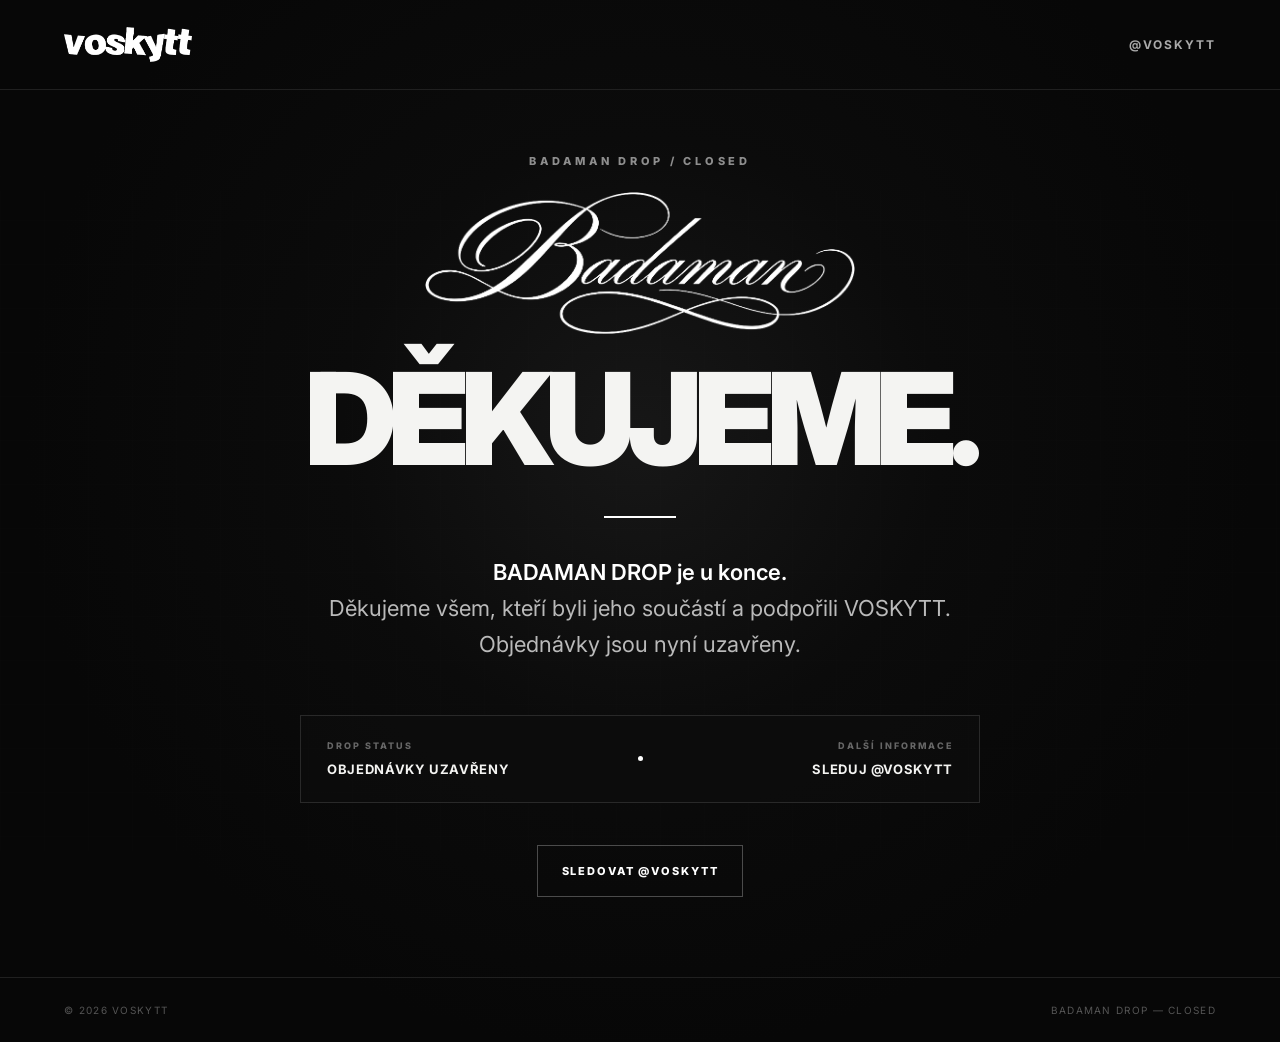
<file: index.html>
<!doctype html>
<html lang="cs">
<head>
  <meta charset="utf-8">
  <meta name="viewport" content="width=device-width,initial-scale=1,viewport-fit=cover">
  <meta name="theme-color" content="#070707">
  <meta name="description" content="BADAMAN DROP je u konce. Děkujeme všem, kteří byli součástí.">
  <meta property="og:title" content="VOSKYTT — BADAMAN DROP">
  <meta property="og:description" content="BADAMAN DROP je u konce. Děkujeme za podporu.">
  <meta property="og:image" content="https://voskytt.cz/assets/share-preview.jpg">
  <meta property="og:url" content="https://voskytt.cz/">
  <meta property="og:type" content="website">
  <meta name="twitter:card" content="summary_large_image">
  <title>VOSKYTT — BADAMAN DROP</title>
  <link rel="preconnect" href="https://fonts.googleapis.com">
  <link rel="preconnect" href="https://fonts.gstatic.com" crossorigin>
  <link href="https://fonts.googleapis.com/css2?family=Inter:wght@400;500;600;700;800;900&display=swap" rel="stylesheet">
  <style>
    *{box-sizing:border-box} html,body{margin:0;min-height:100%;background:#070707;color:#f4f4f2;font-family:Inter,Arial,sans-serif}
    body{min-height:100dvh;overflow-x:hidden}.page{min-height:100dvh;display:flex;flex-direction:column;position:relative;background:radial-gradient(circle at 50% 42%,#171717 0,#0b0b0b 34%,#070707 70%)}
    .page:before{content:"";position:absolute;inset:0;pointer-events:none;opacity:.18;background-image:linear-gradient(rgba(255,255,255,.025) 1px,transparent 1px),linear-gradient(90deg,rgba(255,255,255,.025) 1px,transparent 1px);background-size:44px 44px;mask-image:linear-gradient(to bottom,transparent,black 20%,black 80%,transparent)}
    header{height:90px;display:flex;align-items:center;justify-content:space-between;padding:0 clamp(24px,5vw,76px);position:relative;z-index:2;border-bottom:1px solid #202020}
    header img{display:block;width:128px;height:auto;filter:brightness(0) invert(1)}
    header a{color:#aaa;text-decoration:none;font-size:12px;font-weight:700;letter-spacing:.16em;text-transform:uppercase;transition:.2s}header a:hover{color:#fff}
    main{flex:1;display:grid;place-items:center;padding:64px 24px 80px;position:relative;z-index:1}.content{width:min(100%,1040px);text-align:center}
    .eyebrow{margin:0 0 24px;font-size:11px;font-weight:800;letter-spacing:.34em;color:#8e8e8e}.badaman{display:block;width:min(430px,72vw);max-height:150px;object-fit:contain;margin:0 auto 30px;filter:brightness(0) invert(1)}
    h1{margin:0;font-size:clamp(54px,10vw,138px);line-height:.86;letter-spacing:-.065em;font-weight:900}.line{width:72px;height:2px;background:#fff;margin:42px auto 36px}.lead{max-width:680px;margin:0 auto;font-size:clamp(17px,2vw,22px);line-height:1.65;color:#bababa}.lead strong{color:#fff;font-weight:600}
    .status{width:min(100%,680px);margin:52px auto 0;padding:24px 26px;border:1px solid #292929;background:rgba(12,12,12,.75);display:grid;grid-template-columns:1fr auto 1fr;align-items:center;gap:18px;text-align:left}.status-item:last-child{text-align:right}.status small{display:block;margin-bottom:7px;font-size:9px;font-weight:800;letter-spacing:.22em;color:#666}.status strong{font-size:13px;letter-spacing:.05em}.dot{width:5px;height:5px;background:#fff;border-radius:50%}
    .cta{margin-top:42px;display:inline-flex;align-items:center;justify-content:center;min-width:205px;height:52px;padding:0 24px;border:1px solid #4b4b4b;color:#fff;text-decoration:none;font-size:11px;font-weight:800;letter-spacing:.17em;transition:.25s}.cta:hover{background:#fff;color:#080808;border-color:#fff}
    footer{position:relative;z-index:2;display:flex;justify-content:space-between;align-items:center;gap:18px;padding:26px clamp(24px,5vw,76px);border-top:1px solid #202020;color:#555;font-size:10px;letter-spacing:.13em}footer a{color:#777;text-decoration:none}
    @media(max-width:650px){header{height:72px;padding:0 20px}header img{width:105px}main{padding:48px 20px 58px}.eyebrow{margin-bottom:20px}.badaman{margin-bottom:25px}h1{font-size:clamp(52px,18vw,78px)}.line{margin:32px auto 27px}.lead{font-size:16px;line-height:1.65}.status{margin-top:38px;padding:20px;grid-template-columns:1fr;gap:17px}.status-item:last-child{text-align:left}.dot{display:none}.cta{margin-top:30px;width:100%}footer{padding:22px 20px;flex-direction:column;align-items:flex-start;line-height:1.6}}
  </style>
</head>
<body>
<div class="page">
  <header>
    <img src="voskytt-logo.png" alt="VOSKYTT">
    <a href="https://www.instagram.com/voskytt/" target="_blank" rel="noopener">@VOSKYTT</a>
  </header>
  <main>
    <div class="content">
      <p class="eyebrow">BADAMAN DROP / CLOSED</p>
      <img class="badaman" src="badaman-logo.png" alt="Badaman">
      <h1>DĚKUJEME.</h1>
      <div class="line"></div>
      <p class="lead"><strong>BADAMAN DROP je u konce.</strong><br>Děkujeme všem, kteří byli jeho součástí a podpořili VOSKYTT. Objednávky jsou nyní uzavřeny.</p>
      <div class="status">
        <div class="status-item"><small>DROP STATUS</small><strong>OBJEDNÁVKY UZAVŘENY</strong></div>
        <span class="dot"></span>
        <div class="status-item"><small>DALŠÍ INFORMACE</small><strong>SLEDUJ @VOSKYTT</strong></div>
      </div>
      <a class="cta" href="https://www.instagram.com/voskytt/" target="_blank" rel="noopener">SLEDOVAT @VOSKYTT</a>
    </div>
  </main>
  <footer><span>© 2026 VOSKYTT</span><span>BADAMAN DROP — CLOSED</span></footer>
</div>
</body>
</html>
</file>
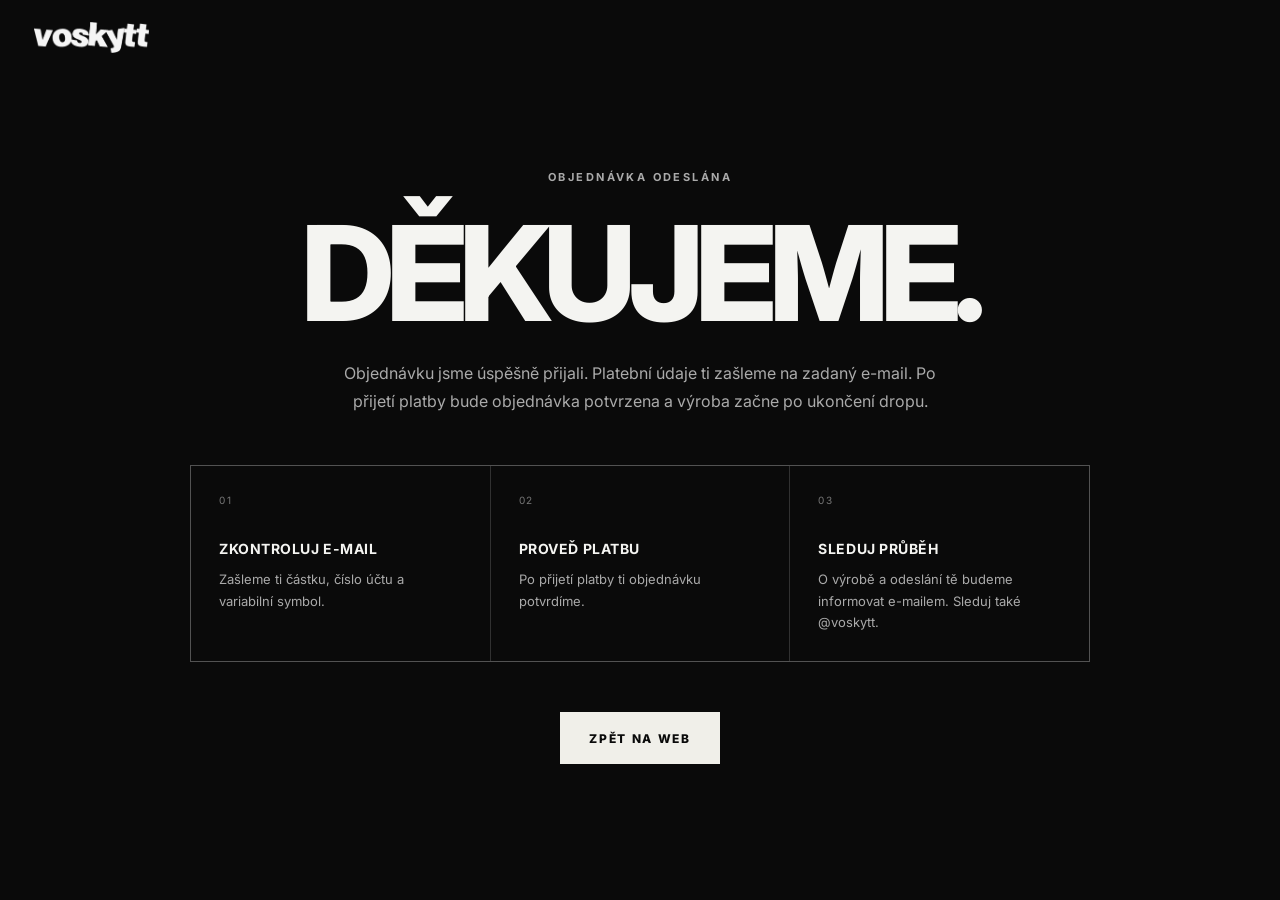
<file: dekujeme.html>
<!doctype html>
<html lang="cs">
<head>
  <meta charset="utf-8">
  <meta name="viewport" content="width=device-width, initial-scale=1">
  <meta name="theme-color" content="#0a0a0a">
  <title>Děkujeme — VOSKYTT</title>
  <link rel="preconnect" href="https://fonts.googleapis.com">
  <link rel="preconnect" href="https://fonts.gstatic.com" crossorigin>
  <link href="https://fonts.googleapis.com/css2?family=Inter:wght@400;500;600;700;800&display=swap" rel="stylesheet">
  <link rel="stylesheet" href="style-final.css?v=5">
</head>
<body>
  <header class="site-header">
    <a class="logo" href="index.html" aria-label="VOSKYTT domů">
      <img src="voskytt-logo.png" alt="VOSKYTT">
    </a>
  </header>

  <main class="thanks-page">
    <section class="thanks-card">
      <p class="eyebrow">OBJEDNÁVKA ODESLÁNA</p>
      <h1>DĚKUJEME.</h1>
      <p>Objednávku jsme úspěšně přijali. Platební údaje ti zašleme na zadaný e-mail. Po přijetí platby bude objednávka potvrzena a výroba začne po ukončení dropu.</p>
      <div class="thanks-steps">
        <div><span>01</span><strong>Zkontroluj e-mail</strong><p>Zašleme ti částku, číslo účtu a variabilní symbol.</p></div>
        <div><span>02</span><strong>Proveď platbu</strong><p>Po přijetí platby ti objednávku potvrdíme.</p></div>
        <div><span>03</span><strong>Sleduj průběh</strong><p>O výrobě a odeslání tě budeme informovat e-mailem. Sleduj také @voskytt.</p></div>
      </div>
      <a class="button button-light" href="index.html">ZPĚT NA WEB</a>
    </section>
  </main>
</body>
</html>
</file>
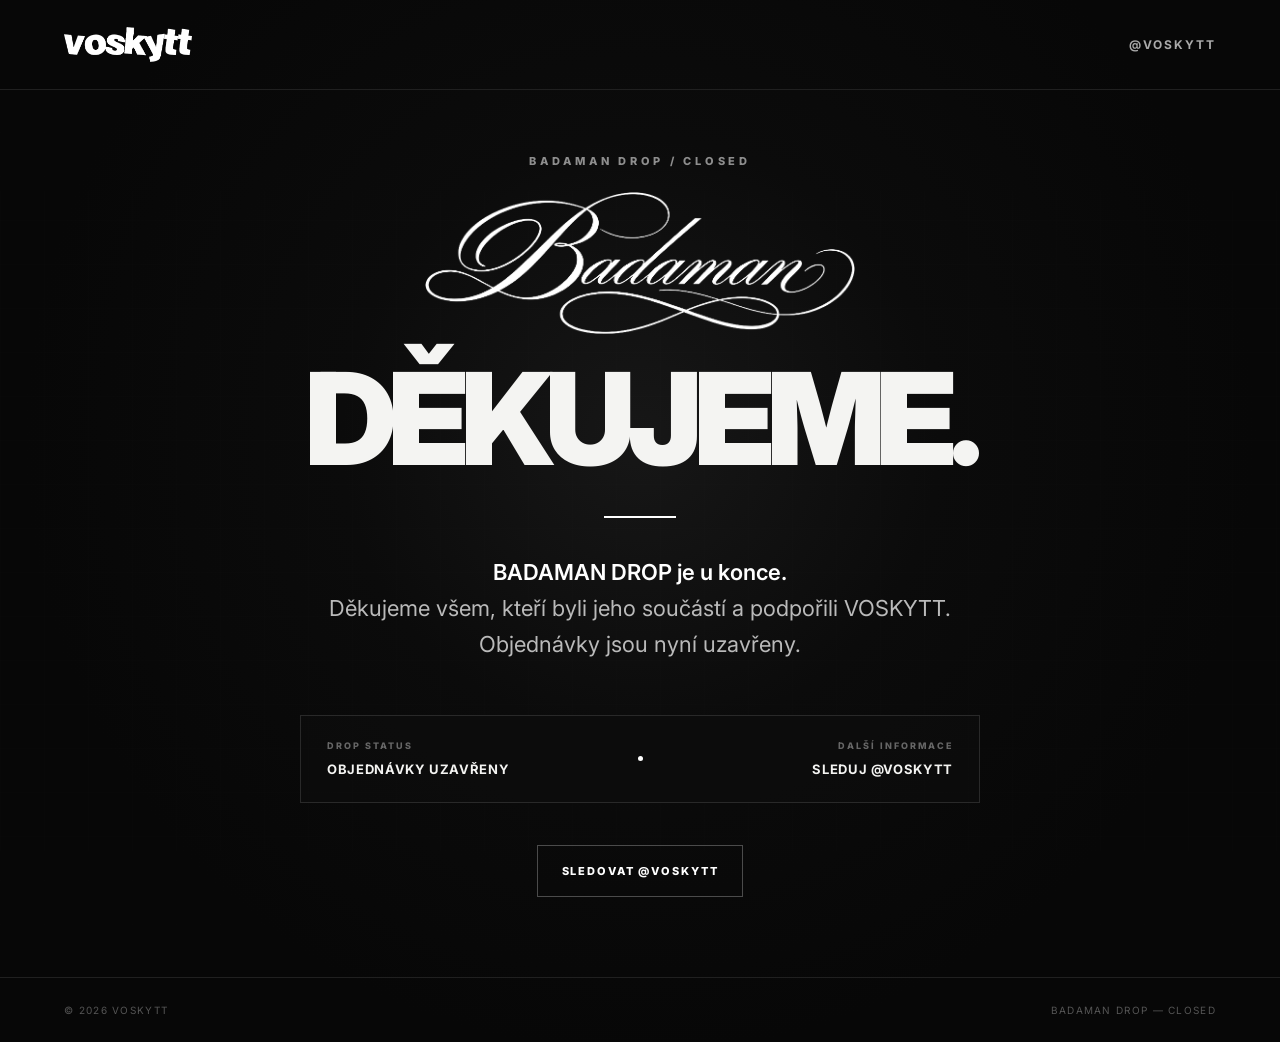
<file: objednavka.html>
<!doctype html><html lang="cs"><head><meta charset="utf-8"><meta name="viewport" content="width=device-width,initial-scale=1"><meta http-equiv="refresh" content="0;url=/"><title>BADAMAN DROP — uzavřen</title><script>location.replace('/');</script></head><body></body></html>
</file>
<file: style-final.css>
:root {
  --bg: #0a0a0a;
  --panel: #111;
  --text: #f4f4f1;
  --muted: #aaa;
  --line: rgba(255,255,255,.16);
  --light: #f0efe9;
  --dark: #0a0a0a;
}

* { box-sizing: border-box; }
html { scroll-behavior: smooth; }
body {
  margin: 0;
  background: var(--bg);
  color: var(--text);
  font-family: Inter, Arial, sans-serif;
  -webkit-font-smoothing: antialiased;
}
a { color: inherit; text-decoration: none; }
button, input, select, textarea { font: inherit; }

.site-header {
  position: fixed;
  z-index: 20;
  top: 0;
  left: 0;
  width: 100%;
  display: flex;
  justify-content: space-between;
  align-items: center;
  padding: 22px 34px;
  mix-blend-mode: difference;
  color: white;
}
.logo { display: inline-flex; align-items: center; }
.logo img {
  display: block;
  width: clamp(105px, 9vw, 150px);
  height: auto;
  filter: drop-shadow(0 2px 8px rgba(0,0,0,.35));
}
.site-header nav { display: flex; gap: 28px; }
.site-header nav a,
.footer-links a {
  font-size: 11px;
  font-weight: 700;
  letter-spacing: .14em;
}

.hero {
  position: relative;
  min-height: 100svh;
  display: grid;
  place-items: center;
  overflow: hidden;
  padding: 100px 24px 60px;
  background:
    radial-gradient(circle at 75% 25%, rgba(255,255,255,.12), transparent 24%),
    radial-gradient(circle at 20% 80%, rgba(255,255,255,.08), transparent 27%),
    #0a0a0a;
}
.hero-noise {
  position: absolute;
  inset: 0;
  opacity: .18;
  pointer-events: none;
  background-image: url("data:image/svg+xml,%3Csvg viewBox='0 0 180 180' xmlns='http://www.w3.org/2000/svg'%3E%3Cfilter id='n'%3E%3CfeTurbulence type='fractalNoise' baseFrequency='.9' numOctaves='4' stitchTiles='stitch'/%3E%3C/filter%3E%3Crect width='100%25' height='100%25' filter='url(%23n)' opacity='.35'/%3E%3C/svg%3E");
}
.hero-content { position: relative; text-align: center; max-width: 1000px; }
.eyebrow {
  margin: 0 0 18px;
  color: var(--muted);
  font-size: 11px;
  font-weight: 700;
  letter-spacing: .22em;
}
.hero h1, .section-heading h2, .order-heading h1, .thanks-card h1 {
  margin: 0;
  font-size: clamp(58px, 11vw, 158px);
  line-height: .82;
  letter-spacing: -.065em;
  font-weight: 800;
}
.badaman-hero-logo {
  display: block;
  width: min(720px, 78vw);
  max-height: 250px;
  object-fit: contain;
  margin: 0 auto 22px;
  filter: drop-shadow(0 12px 28px rgba(0,0,0,.35));
}
.hero-copy {
  max-width: 480px;
  margin: 30px auto 34px;
  color: #c5c5c1;
  font-size: clamp(14px, 1.4vw, 17px);
  line-height: 1.7;
}
.button {
  display: inline-flex;
  justify-content: center;
  align-items: center;
  min-height: 52px;
  padding: 0 28px;
  border: 1px solid var(--text);
  background: transparent;
  color: var(--text);
  font-size: 12px;
  font-weight: 800;
  letter-spacing: .14em;
  cursor: pointer;
  transition: .25s ease;
}
.button:hover { background: var(--text); color: var(--dark); }
.button-light { background: var(--light); color: var(--dark); border-color: var(--light); }
.button-light:hover { background: transparent; color: var(--light); }
.scroll-indicator {
  position: absolute;
  bottom: 26px;
  left: 50%;
  transform: translateX(-50%);
  color: #777;
  font-size: 9px;
  letter-spacing: .28em;
}

.marquee {
  overflow: hidden;
  border-top: 1px solid var(--line);
  border-bottom: 1px solid var(--line);
  padding: 16px 0;
}
.marquee-track { display: flex; width: max-content; animation: marquee 20s linear infinite; }
.marquee span { font-size: 13px; font-weight: 700; letter-spacing: .18em; }
@keyframes marquee { to { transform: translateX(-50%); } }

.shop { padding: 120px 34px 140px; }
.section-heading { margin-bottom: 54px; }
.section-heading h2 { font-size: clamp(50px, 9vw, 120px); }
.products { display: grid; grid-template-columns: 1fr 1fr; gap: 20px; }
.product { border-top: 1px solid var(--line); padding-top: 20px; }
.product-image {
  position: relative;
  aspect-ratio: 4 / 5;
  overflow: hidden;
  background: #deddd6;
  color: #111;
}
.placeholder { display: grid; place-items: center; }
.placeholder::before,
.placeholder::after {
  content: "";
  position: absolute;
  border: 1px solid rgba(0,0,0,.24);
}
.placeholder::before { width: 65%; height: 65%; transform: rotate(18deg); }
.placeholder::after { width: 44%; height: 76%; transform: rotate(-17deg); }
.jersey-placeholder { background: #bfc1bd; }
.placeholder-label {
  position: relative;
  z-index: 2;
  text-align: center;
  font-size: clamp(14px, 2vw, 22px);
  font-weight: 800;
  letter-spacing: .12em;
  line-height: 1.5;
}
.placeholder-code {
  position: absolute;
  bottom: 20px;
  left: 20px;
  font-size: 10px;
  font-weight: 800;
  letter-spacing: .18em;
}
.product-details {
  display: grid;
  grid-template-columns: 1fr auto;
  gap: 12px 24px;
  align-items: start;
  padding: 24px 0 8px;
}
.product h3 { margin: 0 0 8px; font-size: 24px; letter-spacing: -.03em; }
.price { margin: 0; color: #c9c9c5; }
.product-copy {
  grid-column: 1;
  max-width: 420px;
  margin: 10px 0 0;
  color: #999;
  line-height: 1.65;
}
.order-button { grid-column: 2; grid-row: 1 / span 2; }

.info {
  border-top: 1px solid var(--line);
  border-bottom: 1px solid var(--line);
  padding: 80px 34px;
}
.info-grid { display: grid; grid-template-columns: repeat(3, 1fr); gap: 54px; }
.info h3 { margin: 0 0 16px; font-size: 20px; }
.info p:not(.eyebrow) { margin: 0; color: #999; line-height: 1.7; }
.info a { text-decoration: underline; text-underline-offset: 4px; }

footer {
  display: flex;
  justify-content: space-between;
  align-items: center;
  gap: 24px;
  padding: 28px 34px;
  color: #777;
  font-size: 10px;
  letter-spacing: .16em;
}
.footer-links { display: flex; gap: 24px; }
.footer-links a { color: #aaa; font-size: 9px; }
.footer-links a:hover { color: #fff; }

/* Objednávková stránka */
.order-page { min-height: 100svh; padding: 130px 34px 80px; }
.order-shell { width: min(1180px, 100%); margin: 0 auto; }
.order-heading { margin-bottom: 60px; }
.order-heading h1 { font-size: clamp(58px, 10vw, 124px); }
.order-intro { max-width: 620px; margin: 28px 0 0; color: #aaa; line-height: 1.75; }
.order-layout { display: grid; grid-template-columns: minmax(0, 1fr) 360px; gap: 70px; align-items: start; }
.order-form { border-top: 1px solid var(--line); padding-top: 30px; }
.form-grid { display: grid; grid-template-columns: 1fr 1fr; gap: 22px 18px; }
.form-field { display: grid; gap: 10px; }
.form-field.full { grid-column: 1 / -1; }
.form-field label,
.checkbox-row {
  font-size: 10px;
  font-weight: 800;
  letter-spacing: .12em;
}
input, select, textarea {
  width: 100%;
  border: 0;
  border-bottom: 1px solid #555;
  border-radius: 0;
  padding: 14px 0;
  background: transparent;
  color: var(--text);
  outline: none;
}
input:focus, select:focus, textarea:focus { border-color: #fff; }
select {
  background-color: #0f0f0f;
  color: #f2f2ed;
  color-scheme: light;
}
/* Native dropdown menus on Windows/Chrome ignore dark option styling reliably.
   A light popup guarantees readable choices while the closed select stays dark. */
select option {
  background: #ffffff;
  color: #111111;
}
select option[value=""] {
  color: #666666;
}
textarea { resize: vertical; min-height: 100px; }
.checkbox-row {
  display: grid;
  grid-template-columns: 18px 1fr;
  gap: 12px;
  align-items: start;
  margin-top: 8px;
  color: #aaa;
  font-weight: 500;
  letter-spacing: 0;
  line-height: 1.55;
}
.checkbox-row input { width: 16px; height: 16px; margin: 2px 0 0; }
.order-submit { width: 100%; margin-top: 28px; }
.order-summary {
  position: sticky;
  top: 110px;
  border: 1px solid var(--line);
  padding: 28px;
}
.summary-row {
  display: flex;
  justify-content: space-between;
  gap: 20px;
  padding: 14px 0;
  border-bottom: 1px solid var(--line);
  color: #aaa;
  font-size: 13px;
}
.summary-row strong { color: #fff; text-align: right; }
.summary-total { padding-top: 24px; border-bottom: 0; font-size: 15px; }
.summary-total strong { font-size: 22px; }
.summary-note { margin: 24px 0 0; color: #777; font-size: 12px; line-height: 1.65; }
.back-link { display: inline-flex; margin-top: 32px; color: #aaa; font-size: 11px; letter-spacing: .14em; }
.back-link:hover { color: #fff; }

/* Děkovací stránka */
.thanks-page { min-height: 100svh; display: grid; place-items: center; padding: 100px 24px; }
.thanks-card { width: min(900px, 100%); text-align: center; }
.thanks-card h1 { font-size: clamp(58px, 11vw, 132px); }
.thanks-card p { width: min(600px, 100%); margin: 32px auto; color: #aaa; line-height: 1.75; }

.reveal { opacity: 0; transform: translateY(18px); transition: opacity .7s ease, transform .7s ease; }
.reveal.visible { opacity: 1; transform: none; }

@media (max-width: 800px) {
  .site-header { padding: 18px; }
  .site-header nav { gap: 14px; }
  .site-header nav a:nth-child(2) { display: none; }
  .hero { padding-inline: 18px; }
  .hero h1 { font-size: clamp(54px, 18vw, 94px); }
  .badaman-hero-logo { width: min(560px, 92vw); margin-bottom: 18px; }
  .logo img { width: 105px; }
  .shop { padding: 90px 18px 100px; }
  .products { grid-template-columns: 1fr; gap: 80px; }
  .product-details { grid-template-columns: 1fr; }
  .order-button { grid-column: 1; grid-row: auto; width: 100%; margin-top: 14px; }
  .info { padding: 70px 18px; }
  .info-grid { grid-template-columns: 1fr; gap: 50px; }
  footer { padding: 24px 18px; align-items: flex-start; flex-direction: column; }
  .footer-links { flex-wrap: wrap; gap: 14px 20px; }
  .order-page { padding: 110px 18px 60px; }
  .order-layout { grid-template-columns: 1fr; gap: 42px; }
  .form-grid { grid-template-columns: 1fr; }
  .form-field.full { grid-column: auto; }
  .order-summary { position: static; }
}

@media (prefers-reduced-motion: reduce) {
  * { scroll-behavior: auto !important; animation: none !important; transition: none !important; }
  .reveal { opacity: 1; transform: none; }
}

/* Vylepšení objednávky v2 */
.order-heading {
  padding-bottom: 34px;
  border-bottom: 1px solid var(--line);
}
.order-intro { font-size: 15px; }
.order-form { padding-top: 0; border-top: 0; }
.form-grid { gap: 26px 20px; }
.form-field label {
  color: #bdbdb8;
  font-size: 12px;
  font-weight: 600;
  letter-spacing: .02em;
  text-transform: none;
}
input, select, textarea {
  min-height: 54px;
  border: 1px solid #393939;
  padding: 14px 16px;
  background: #0f0f0f;
  transition: border-color .2s ease, background .2s ease;
}
textarea { min-height: 120px; }
input:hover, select:hover, textarea:hover { border-color: #606060; }
input:focus, select:focus, textarea:focus { border-color: #f2f2ed; background: #121212; }
input:-webkit-autofill,
input:-webkit-autofill:hover,
input:-webkit-autofill:focus {
  -webkit-text-fill-color: #f2f2ed;
  -webkit-box-shadow: 0 0 0 1000px #0f0f0f inset;
  caret-color: #f2f2ed;
  transition: background-color 9999s ease-out;
}
.checkbox-row {
  grid-template-columns: 24px 1fr;
  padding: 4px 0;
  cursor: pointer;
}
.checkbox-row input {
  width: 22px;
  height: 22px;
  min-height: 0;
  margin: 0;
  accent-color: #f2f2ed;
}
.checkbox-row span { padding-top: 2px; }
.payment-note {
  margin-top: 28px;
  padding: 22px 24px;
  border: 1px solid var(--line);
  color: #969691;
  font-size: 13px;
  line-height: 1.7;
}
.payment-note p { margin: 0; }
.payment-note p + p { margin-top: 8px; }
.payment-note strong { color: #f2f2ed; text-transform: uppercase; letter-spacing: .08em; font-size: 11px; }
.order-submit {
  min-height: 62px;
  margin-top: 18px;
  font-size: 12px;
  letter-spacing: .16em;
  background: #f2f2ed;
  color: #0a0a0a;
}
.order-submit:hover { background: transparent; color: #f2f2ed; }
.order-summary {
  padding: 32px;
  background: #0d0d0d;
}
.order-summary > .eyebrow { margin-bottom: 16px; }
.summary-row { padding: 17px 0; font-size: 14px; }
.summary-total {
  margin-top: 6px;
  padding-top: 25px;
  border-top: 1px solid #777;
}
.summary-total span { color: #fff; font-weight: 700; letter-spacing: .08em; }
.summary-total strong { font-size: 28px; }
.summary-note {
  padding-top: 22px;
  border-top: 1px solid var(--line);
  color: #92928d;
}

.thanks-steps {
  display: grid;
  grid-template-columns: repeat(3, 1fr);
  gap: 1px;
  margin: 50px 0;
  border: 1px solid var(--line);
  background: var(--line);
  text-align: left;
}
.thanks-steps > div { padding: 28px; background: #0a0a0a; }
.thanks-steps span { display: block; margin-bottom: 34px; color: #777; font-size: 10px; letter-spacing: .18em; }
.thanks-steps strong { display: block; font-size: 14px; letter-spacing: .04em; text-transform: uppercase; }
.thanks-steps p { width: auto; margin: 12px 0 0; font-size: 13px; line-height: 1.65; }

@media (max-width: 800px) {
  .order-heading { margin-bottom: 38px; }
  .order-heading h1 { font-size: clamp(48px, 16vw, 78px); }
  .order-intro { font-size: 14px; }
  .order-summary { padding: 24px 20px; }
  .thanks-steps { grid-template-columns: 1fr; }
  .thanks-steps span { margin-bottom: 18px; }
}

/* Objednávka v5: více produktů a potvrzovací okno */
.product-selection { margin: 34px 0; border-top: 1px solid var(--line); }
.selection-heading { padding: 26px 0 18px; }
.selection-heading .eyebrow { margin-bottom: 9px; }
.selection-heading > p:last-child { margin: 0; color: #858580; font-size: 13px; line-height: 1.6; }
.order-product-card { display: grid; grid-template-columns: minmax(180px, .8fr) 1.2fr; gap: 26px; padding: 24px 0; border-top: 1px solid var(--line); align-items: end; }
.order-product-title strong { display: block; font-size: 16px; letter-spacing: .02em; }
.order-product-title span { display: block; margin-top: 7px; color: #aaa; font-size: 13px; }
.order-product-title p { margin: 12px 0 0; color: #92928d; font-size: 12px; line-height: 1.5; }
.product-fields { display: grid; grid-template-columns: 1fr 1fr; gap: 18px; }
.product-error { min-height: 20px; margin: 12px 0 0; color: #f2f2ed; font-size: 13px; font-weight: 700; }
.order-details-grid { margin-top: 30px; }
select:disabled { opacity: .45; cursor: not-allowed; }
.product-summary-row strong { max-width: 180px; }
.modal-open { overflow: hidden; }
.confirm-modal[hidden] { display: none; }
.confirm-modal { position: fixed; inset: 0; z-index: 1000; display: grid; place-items: center; padding: 20px; }
.confirm-backdrop { position: absolute; inset: 0; background: rgba(0,0,0,.78); backdrop-filter: blur(7px); }
.confirm-dialog { position: relative; width: min(520px, 100%); padding: 34px; border: 1px solid #4a4a4a; background: #0d0d0d; box-shadow: 0 24px 80px rgba(0,0,0,.6); }
.confirm-dialog h2 { margin: 12px 0 18px; font-size: clamp(34px, 7vw, 58px); line-height: .95; letter-spacing: -.05em; }
.confirm-dialog > p:not(.eyebrow) { margin: 0; color: #aaa; font-size: 14px; line-height: 1.7; }
.confirm-total { display: flex; justify-content: space-between; align-items: baseline; gap: 20px; margin: 28px 0; padding: 22px 0; border-top: 1px solid var(--line); border-bottom: 1px solid var(--line); }
.confirm-total span { font-size: 12px; font-weight: 800; letter-spacing: .12em; }
.confirm-total strong { font-size: 28px; }
.confirm-actions { display: grid; grid-template-columns: 1fr 1fr; gap: 12px; }
.confirm-actions .button { width: 100%; }

@media (max-width: 800px) {
  .order-product-card { grid-template-columns: 1fr; gap: 18px; }
  .product-fields { grid-template-columns: 1fr; }
  .confirm-dialog { padding: 26px 20px; }
  .confirm-actions { grid-template-columns: 1fr; }
}


/* Produktová galerie */
.product-gallery { display: grid; gap: 12px; }
.gallery-stage {
  position: relative;
  aspect-ratio: 4 / 5;
  overflow: hidden;
  background: #deddd6;
  outline: none;
  touch-action: pan-y;
}
.gallery-slide { position: absolute; inset: 0; margin: 0; opacity: 0; visibility: hidden; transition: opacity .35s ease, visibility .35s ease; }
.gallery-slide.is-active { opacity: 1; visibility: visible; }
.gallery-slide img { width: 100%; height: 100%; display: block; object-fit: contain; object-position: center; }
.gallery-arrow,
.gallery-zoom {
  position: absolute;
  z-index: 3;
  border: 1px solid rgba(0,0,0,.35);
  background: rgba(240,239,233,.88);
  color: #0a0a0a;
  backdrop-filter: blur(8px);
  cursor: pointer;
}
.gallery-arrow { top: 50%; width: 44px; height: 44px; transform: translateY(-50%); font-size: 20px; }
.gallery-prev { left: 14px; }
.gallery-next { right: 14px; }
.gallery-zoom { right: 14px; bottom: 14px; min-height: 38px; padding: 0 14px; font-size: 9px; font-weight: 800; letter-spacing: .14em; }
.gallery-counter { position: absolute; z-index: 3; left: 14px; bottom: 16px; padding: 7px 9px; background: rgba(10,10,10,.72); color: #fff; font-size: 9px; font-weight: 700; letter-spacing: .14em; }
.gallery-thumbs { display: flex; gap: 8px; overflow-x: auto; padding-bottom: 3px; scrollbar-width: thin; }
.gallery-thumb { flex: 0 0 72px; aspect-ratio: 1; padding: 0; border: 1px solid transparent; background: #deddd6; cursor: pointer; opacity: .55; transition: .2s ease; }
.gallery-thumb img { width: 100%; height: 100%; display: block; object-fit: cover; }
.gallery-thumb:hover, .gallery-thumb.is-active { opacity: 1; border-color: #fff; }
.size-guide-trigger { grid-column: 1; justify-self: start; margin-top: 2px; padding: 0 0 4px; border: 0; border-bottom: 1px solid #777; background: transparent; color: #ddd; font-size: 10px; font-weight: 800; letter-spacing: .14em; cursor: pointer; }
.size-guide-trigger:hover { color: #fff; border-color: #fff; }

/* Velikostní tabulka */
.modal, .lightbox { position: fixed; inset: 0; z-index: 100; display: grid; place-items: center; padding: 24px; opacity: 0; visibility: hidden; transition: .25s ease; }
.modal.is-open, .lightbox.is-open { opacity: 1; visibility: visible; }
.modal-backdrop { position: absolute; inset: 0; background: rgba(0,0,0,.82); backdrop-filter: blur(8px); }
.modal-panel { position: relative; z-index: 1; width: min(760px,100%); max-height: calc(100svh - 48px); overflow: auto; padding: 34px; border: 1px solid var(--line); background: #0d0d0d; }
.modal-panel h2 { margin: 0 0 24px; font-size: clamp(34px,6vw,70px); line-height: .9; letter-spacing: -.05em; }
.modal-panel img { display: block; width: 100%; height: auto; background: #fff; }
.modal-note { margin: 18px 0 0; color: #aaa; font-size: 13px; line-height: 1.65; }
.modal-close, .lightbox-close { position: absolute; z-index: 4; top: 14px; right: 16px; border: 0; background: transparent; color: #fff; font-size: 34px; cursor: pointer; }
body.modal-open { overflow: hidden; }

/* Zvětšená galerie */
.lightbox { background: rgba(0,0,0,.95); }
.lightbox img { max-width: min(92vw,1500px); max-height: 88svh; object-fit: contain; }
.lightbox-arrow { position: absolute; z-index: 3; top: 50%; width: 48px; height: 48px; border: 1px solid rgba(255,255,255,.4); background: rgba(10,10,10,.65); color: #fff; font-size: 20px; cursor: pointer; }
.lightbox-prev { left: 18px; }
.lightbox-next { right: 18px; }
.lightbox-counter { position: absolute; bottom: 20px; color: #aaa; font-size: 10px; letter-spacing: .18em; }

@media (max-width: 900px) {
  .gallery-stage { aspect-ratio: 1 / 1.15; }
  .gallery-thumb { flex-basis: 62px; }
  .gallery-arrow { width: 40px; height: 40px; }
  .modal-panel { padding: 24px 18px 20px; }
  .lightbox-arrow { top: auto; bottom: 18px; }
  .lightbox-prev { left: 18px; }
  .lightbox-next { right: 18px; }
}

/* Gallery arrows: strong visibility on all product photos */
.gallery-stage .gallery-arrow {
  z-index: 12; width: 48px; height: 48px; border-radius: 50%;
  border: 1px solid rgba(255,255,255,.45); background: rgba(0,0,0,.78);
  color: #fff; display: grid; place-items: center; font-size: 34px; line-height: 1;
  font-family: Arial, sans-serif; box-shadow: 0 4px 18px rgba(0,0,0,.28);
}
.gallery-stage .gallery-arrow:hover { background: #000; }
@media (max-width: 900px) { .gallery-stage .gallery-arrow { width: 42px; height: 42px; font-size: 30px; } }


/* BADAMAN JERSEY — SOLD OUT state */
.product-sold-out .sold-out-stage .gallery-slide img {
  filter: grayscale(1) brightness(.50) contrast(.95);
}
.product-sold-out .gallery-thumbs img {
  filter: grayscale(1) brightness(.58);
}
.sold-out-overlay {
  position: absolute;
  z-index: 10;
  inset: 0;
  display: grid;
  place-items: center;
  pointer-events: none;
  color: #fff;
  font-size: clamp(42px, 8vw, 110px);
  line-height: .9;
  font-weight: 900;
  letter-spacing: .08em;
  text-shadow: 0 4px 28px rgba(0,0,0,.75);
}
.sold-out-copy strong { color: #fff; }
.sold-out-button {
  cursor: not-allowed;
  opacity: .48;
  border-color: #666;
  color: #aaa;
  background: #171717;
  pointer-events: none;
}
.sold-out-button:hover { background: #171717; color: #aaa; }
.sold-out-order-card { opacity: .68; }
.sold-out-order-card select { cursor: not-allowed; color: #8b8b87; }
.sold-out-order-card .order-product-title p strong,
.sold-out-summary strong { color: #fff; letter-spacing: .06em; }
</file>
